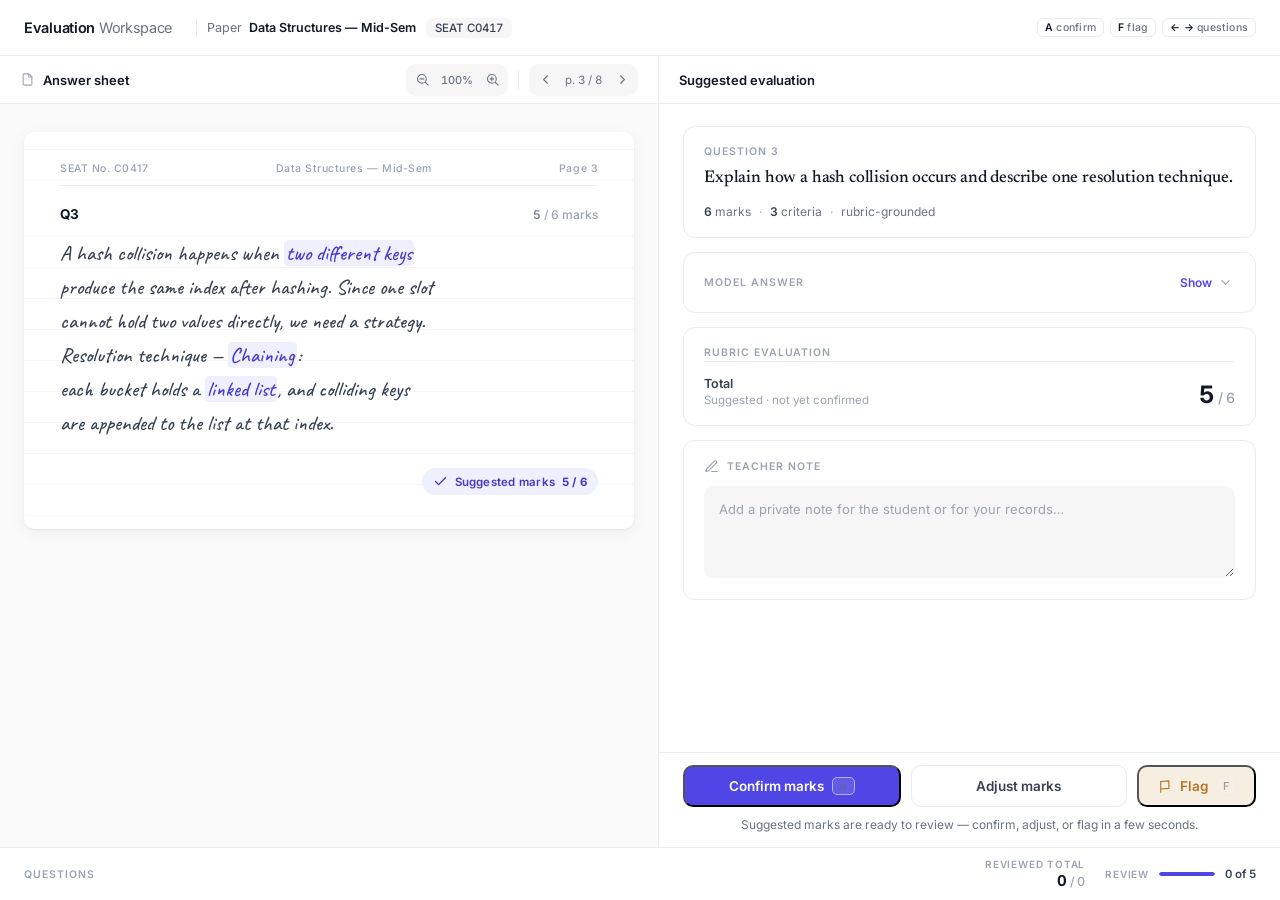
<file: Frontend/evaluation_workspace_v2.html>
<!DOCTYPE html>
<html lang="en">
<head>
<meta charset="UTF-8">
<meta name="viewport" content="width=device-width, initial-scale=1.0">
<title>Evaluation Workspace</title>
<link rel="preconnect" href="https://fonts.googleapis.com">
<link rel="preconnect" href="https://fonts.gstatic.com" crossorigin>
<link href="https://fonts.googleapis.com/css2?family=Inter:wght@400;500;600;700&family=Newsreader:opsz,wght@6..72,400;6..72,500;6..72,600&family=Caveat:wght@500;600;700&display=swap" rel="stylesheet">
<style>
:root {
  --bg: #FFFFFF;
  --surface: #FFFFFF;
  --surface-2: #F6F6F7;
  --line: #ECECEE;
  --ink: #111827;
  --ink-2: #374151;
  --ink-3: #6B7280;
  --ink-4: #9CA3AF;
  --accent: #4F46E5;
  --accent-strong: #4338CA;
  --accent-soft: #EEF0FE;
  --success: #2E7D5B;
  --success-soft: #E7F1EC;
  --warning: #B0762A;
  --warning-soft: #F6EEE0;
  --error: #C0564F;
  --error-soft: #F9EBEA;
  --radius-sm: 8px;
  --radius: 12px;
  --radius-lg: 14px;
  --shadow-doc: 0 1px 2px rgba(16, 24, 40, .05), 0 4px 16px rgba(16, 24, 40, .05);
  --sans: "Inter", system-ui, -apple-system, sans-serif;
  --serif: "Newsreader", Georgia, "Times New Roman", serif;
  --hand: "Caveat", "Segoe Script", cursive;
}
* { box-sizing: border-box; margin: 0; padding: 0; }
html, body { height: 100%; }
body {
  font-family: var(--sans);
  font-size: 13.5px;
  color: var(--ink);
  background: var(--bg);
  display: flex;
  flex-direction: column;
  overflow: hidden;
  -webkit-font-smoothing: antialiased;
  text-rendering: optimizeLegibility;
}
button { font-family: inherit; }
::selection { background: var(--accent-soft); color: var(--accent-strong); }
.tab { font-variant-numeric: tabular-nums; }
svg { display: block; }
.icon { width: 15px; height: 15px; flex-shrink: 0; }

::-webkit-scrollbar { width: 10px; height: 10px; }
::-webkit-scrollbar-track { background: transparent; }
::-webkit-scrollbar-thumb { background: #DCDDE1; border-radius: 99px; border: 3px solid transparent; background-clip: padding-box; }
::-webkit-scrollbar-thumb:hover { background: #C9CBCF; background-clip: padding-box; }
:focus-visible { outline: 2px solid var(--accent); outline-offset: 2px; }

/* ---------------- Top bar ---------------- */
.topbar {
  flex-shrink: 0;
  height: 56px;
  display: flex;
  align-items: center;
  gap: 24px;
  padding: 0 24px;
  background: var(--surface);
  border-bottom: 1px solid var(--line);
}
.brand { display: flex; flex-direction: column; justify-content: center; min-width: 0; }
.brand-name { font-size: 14.5px; font-weight: 600; letter-spacing: -.02em; white-space: nowrap; }
.brand-name .lt { font-weight: 400; color: var(--ink-3); }
.brand-sub { font-size: 11.5px; color: var(--ink-4); margin-top: 1px; white-space: nowrap; }

.candidate { display: flex; align-items: center; gap: 10px; min-width: 0; }
.vsep { width: 1px; height: 18px; background: var(--line); }
.fld { display: flex; align-items: center; gap: 7px; font-size: 12.5px; color: var(--ink-3); white-space: nowrap; }
.fld b { color: var(--ink); font-weight: 600; }
.pill-id {
  font-size: 11.5px; font-weight: 500; color: var(--ink-2);
  background: var(--surface-2); border-radius: 7px; padding: 3px 9px;
  font-variant-numeric: tabular-nums;
}

.shortcuts { margin-left: auto; display: flex; align-items: center; gap: 6px; }
.kbd {
  font-size: 10.5px; font-weight: 500; color: var(--ink-3);
  background: var(--surface); border: 1px solid var(--line);
  border-radius: 6px; padding: 2px 7px; letter-spacing: .02em;
}
.kbd b { color: var(--ink); font-weight: 600; }

/* ---------------- Workspace split ---------------- */
.workspace { flex: 1; display: flex; min-height: 0; }
.pane { display: flex; flex-direction: column; min-width: 0; }
.pane-left { flex: 1.06; border-right: 1px solid var(--line); background: var(--surface); }
.pane-right { flex: 1; background: var(--bg); }

.pane-toolbar {
  flex-shrink: 0; height: 48px;
  display: flex; align-items: center; gap: 12px;
  padding: 0 20px;
  background: var(--surface);
  border-bottom: 1px solid var(--line);
}
.pane-title { display: flex; align-items: center; gap: 8px; font-size: 13px; font-weight: 600; color: var(--ink); }
.pane-title .icon { color: var(--ink-4); }

.controls { margin-left: auto; display: flex; align-items: center; gap: 10px; }
.control-group {
  display: flex; align-items: center; gap: 2px;
  background: var(--surface-2); border-radius: 10px; padding: 2px;
}
.icobtn {
  width: 28px; height: 28px; border-radius: 8px;
  display: grid; place-items: center;
  background: transparent; border: none; cursor: pointer;
  color: var(--ink-3); transition: background .15s ease, color .15s ease;
}
.icobtn:hover { background: var(--surface); color: var(--ink); box-shadow: var(--shadow-doc); }
.icobtn:active { transform: scale(.96); }
.zoomval { font-size: 11px; font-weight: 500; color: var(--ink-3); font-variant-numeric: tabular-nums; min-width: 38px; text-align: center; }
.pagelbl { font-size: 11.5px; color: var(--ink-3); font-variant-numeric: tabular-nums; padding: 0 4px; }
.tdiv { width: 1px; height: 18px; background: var(--line); }

/* ---------------- Left: answer sheet ---------------- */
.sheet-scroll {
  flex: 1; overflow: auto; scroll-behavior: smooth;
  background: #FAFAFA;
  padding: 28px 24px;
  display: flex; justify-content: center;
}
.sheet-zoom { transform-origin: top center; width: min(620px, 100%); transition: transform .18s ease; }
.sheet {
  background-color: #fff;
  border-radius: 10px;
  padding: 30px 36px 34px;
  box-shadow: var(--shadow-doc);
  background-image: repeating-linear-gradient(to bottom, transparent 0 30px, #F5F5F6 30px 31px);
  background-position: 0 74px;
}
.sheet-hdr {
  display: flex; justify-content: space-between;
  font-size: 10.5px; font-weight: 500; color: var(--ink-4);
  letter-spacing: .05em; padding-bottom: 10px;
  border-bottom: 1px solid var(--line); margin-bottom: 20px;
}
.q-mark { display: flex; align-items: baseline; justify-content: space-between; margin: 4px 0 14px; }
.q-mark .q { font-size: 13.5px; font-weight: 700; color: var(--ink); }
.qpts { font-size: 12px; font-weight: 500; color: var(--ink-3); font-variant-numeric: tabular-nums; }
.qpts .of { color: var(--ink-4); }
.hand { font-family: var(--hand); font-size: 21px; font-weight: 500; line-height: 34px; color: #374151; }
.hand .hl {
  background: var(--accent-soft); color: var(--accent-strong);
  border-radius: 4px; padding: 0 2px;
}
.sheet-note { display: flex; justify-content: flex-end; margin-top: 28px; }
.score-pill {
  display: inline-flex; align-items: center; gap: 7px;
  font-size: 11.5px; font-weight: 600; letter-spacing: .02em;
  padding: 6px 11px; border-radius: 999px;
}
.score-pill b { font-weight: 700; font-variant-numeric: tabular-nums; }
.score-pill.suggest { background: var(--accent-soft); color: var(--accent-strong); }
.score-pill.confirmed { background: var(--success-soft); color: var(--success); }
.score-pill.review { background: var(--warning-soft); color: var(--warning); }

/* ---------------- Right: evaluation ---------------- */
.conf { display: inline-flex; align-items: center; gap: 7px; font-size: 11.5px; font-weight: 500; color: var(--ink-2); }
.conf .dot { width: 6px; height: 6px; border-radius: 50%; }
.conf.high .dot { background: var(--success); }
.conf.low .dot { background: var(--warning); }

.eval-scroll {
  flex: 1; overflow-y: auto; scroll-behavior: smooth;
  padding: 22px 24px; display: flex; flex-direction: column; gap: 14px;
}

.card {
  background: var(--surface);
  border: 1px solid var(--line);
  border-radius: var(--radius);
  padding: 18px 20px;
}
.eval-swap .card { animation: cardIn .25s ease both; }
@keyframes cardIn { from { opacity: 0; transform: translateY(5px); } }

.card-head { display: flex; align-items: center; justify-content: space-between; gap: 12px; }
.kicker {
  font-size: 10.5px; font-weight: 600; letter-spacing: .09em;
  text-transform: uppercase; color: var(--ink-4);
}

.q-text {
  font-family: var(--serif);
  font-size: 17px; font-weight: 500; line-height: 1.5;
  letter-spacing: -.01em; margin-top: 8px; color: var(--ink);
}
.q-meta { display: flex; align-items: center; gap: 8px; flex-wrap: wrap; margin-top: 12px; font-size: 12px; color: var(--ink-3); }
.q-meta .middot { color: var(--ink-4); }
.q-meta b { font-weight: 600; color: var(--ink-2); font-variant-numeric: tabular-nums; }

.model-toggle {
  display: inline-flex; align-items: center; gap: 6px;
  background: none; border: none; cursor: pointer;
  font-size: 12px; font-weight: 600; color: var(--accent);
  padding: 4px 2px; border-radius: 6px;
  transition: color .15s ease;
}
.model-toggle:hover { color: var(--accent-strong); }
.model-toggle .chev { transition: transform .18s ease; color: var(--ink-4); }
.model-toggle.open .chev { transform: rotate(180deg); }
.model-answer {
  margin-top: 12px; padding-top: 12px; border-top: 1px solid var(--line);
  font-family: var(--serif);
  font-size: 15px; font-weight: 400; line-height: 1.65; color: var(--ink-2);
}

.rubric { padding: 18px 20px; }
.crit {
  display: grid; grid-template-columns: minmax(0, 1fr) auto;
  column-gap: 20px; align-items: start;
  padding: 14px 0; border-bottom: 1px solid var(--line);
}
.crit:last-of-type { border-bottom: none; }
.crit-name { font-size: 13.5px; font-weight: 600; display: flex; align-items: baseline; gap: 9px; flex-wrap: wrap; }
.crit-idx { font-size: 11px; font-weight: 500; color: var(--ink-4); font-variant-numeric: tabular-nums; min-width: 14px; }
.verify {
  font-size: 10px; font-weight: 600; letter-spacing: .06em; text-transform: uppercase;
  color: var(--warning); background: var(--warning-soft);
  padding: 2px 7px; border-radius: 999px; align-self: center;
}
.crit-evidence {
  display: flex; align-items: baseline; gap: 7px;
  margin-top: 6px; font-size: 12px; color: var(--ink-3);
}
.crit-evidence .icon { width: 13px; height: 13px; color: var(--accent); align-self: center; }
.crit-evidence .q { color: var(--ink-2); font-style: italic; }
.crit-note { margin-top: 5px; font-size: 12px; color: var(--ink-3); line-height: 1.5; }
.crit-note .why { font-size: 10px; font-weight: 600; letter-spacing: .06em; text-transform: uppercase; color: var(--ink-4); margin-right: 6px; }

.crit-ctrl { display: flex; align-items: center; gap: 8px; }
.stepper {
  width: 26px; height: 26px; border-radius: 8px;
  border: 1px solid var(--line); background: var(--surface);
  color: var(--ink-3); font-size: 14px; line-height: 1;
  display: grid; place-items: center; cursor: pointer;
  transition: border-color .15s ease, color .15s ease, background .15s ease;
}
.stepper:hover { border-color: var(--accent); color: var(--accent); background: var(--accent-soft); }
.stepper:active { transform: scale(.94); }
.pts { font-size: 13px; font-weight: 600; color: var(--ink); font-variant-numeric: tabular-nums; min-width: 46px; text-align: center; }
.pts .of { color: var(--ink-4); font-weight: 500; }

.total-row {
  display: flex; align-items: flex-end; justify-content: space-between;
  gap: 16px; padding-top: 14px; margin-top: 2px;
  border-top: 1px solid var(--line);
}
.total-lbl { font-size: 12.5px; font-weight: 600; color: var(--ink-2); }
.total-src { font-size: 11.5px; color: var(--ink-4); margin-top: 2px; }
.total-src.edited { color: var(--accent); font-weight: 500; }
.total-val { font-size: 24px; font-weight: 700; letter-spacing: -.02em; line-height: 1; font-variant-numeric: tabular-nums; }
.total-val .of { font-size: 14px; font-weight: 500; color: var(--ink-4); }

.notes-icon-row { display: flex; align-items: center; gap: 8px; }
.notes-icon-row .pencil { color: var(--ink-4); }
textarea.note-input {
  width: 100%; min-height: 92px; resize: vertical; margin-top: 12px;
  background: var(--surface-2); border: 1px solid transparent; border-radius: 10px;
  padding: 12px 14px;
  font-family: inherit; font-size: 13px; line-height: 1.55; color: var(--ink);
  transition: border-color .15s ease, background .15s ease, box-shadow .15s ease;
}
textarea.note-input::placeholder { color: var(--ink-4); }
textarea.note-input:focus { outline: none; background: #fff; border-color: var(--accent); box-shadow: 0 0 0 3px var(--accent-soft); }

/* ---------------- Action bar ---------------- */
.actionbar {
  flex-shrink: 0;
  background: var(--surface);
  border-top: 1px solid var(--line);
  padding: 12px 24px 14px;
}
.actions { display: flex; gap: 10px; }
.btn {
  display: inline-flex; align-items: center; justify-content: center; gap: 8px;
  height: 42px; padding: 0 18px; border-radius: 10px;
  font-size: 13.5px; font-weight: 600; cursor: pointer;
  transition: background .15s ease, border-color .15s ease, color .15s ease, transform .1s ease;
}
.btn:active { transform: scale(.98); }
.btn .kbd { font-size: 11px; font-weight: 500; opacity: .65; padding: 1px 6px; border-radius: 5px; background: rgba(255,255,255,.18); }
.btn-primary { flex: 1; background: var(--accent); color: #fff; }
.btn-primary:hover { background: var(--accent-strong); }
.btn-ghost { flex: 1; background: var(--surface); border: 1px solid var(--line); color: var(--ink-2); }
.btn-ghost:hover { background: var(--surface-2); color: var(--ink); }
.btn-tone { background: var(--warning-soft); color: var(--warning); }
.btn-tone:hover { background: #F3E7D3; }
.status {
  margin-top: 10px; text-align: center;
  font-size: 12px; color: var(--ink-3); min-height: 16px;
  transition: color .2s ease;
}
.status.done { color: var(--success); font-weight: 600; }

/* ---------------- Bottom navigation ---------------- */
.navbar {
  flex-shrink: 0;
  background: var(--surface);
  border-top: 1px solid var(--line);
  display: flex; align-items: center; gap: 18px;
  padding: 10px 24px;
}
.nav-caption { font-size: 10.5px; font-weight: 600; letter-spacing: .09em; text-transform: uppercase; color: var(--ink-4); white-space: nowrap; }
.qnav { display: flex; gap: 8px; flex: 1; overflow-x: auto; padding: 2px 0; }
.qchip {
  position: relative;
  min-width: 42px; height: 36px; border-radius: 9px;
  border: 1px solid var(--line); background: var(--surface);
  color: var(--ink-3); font-size: 12.5px; font-weight: 600;
  cursor: pointer; display: grid; place-items: center;
  transition: border-color .15s ease, background .15s ease, color .15s ease, box-shadow .15s ease;
  font-variant-numeric: tabular-nums;
}
.qchip:hover { border-color: var(--ink-4); color: var(--ink); }
.qchip.active { color: var(--accent-strong); border-color: var(--accent); background: var(--accent-soft); box-shadow: 0 0 0 3px rgba(79, 70, 229, .1); }
.qchip .st { position: absolute; top: 4px; right: 5px; width: 5px; height: 5px; border-radius: 50%; background: var(--line); }
.qchip.done .st { background: var(--success); }
.qchip.flagged .st { background: var(--warning); }

.footer-right { margin-left: auto; display: flex; align-items: center; gap: 20px; }
.running { text-align: right; }
.running .k { font-size: 10px; font-weight: 600; letter-spacing: .08em; text-transform: uppercase; color: var(--ink-4); }
.running .v { font-size: 15px; font-weight: 700; letter-spacing: -.01em; margin-top: 1px; font-variant-numeric: tabular-nums; }
.running .v .of { color: var(--ink-4); font-weight: 500; font-size: 12.5px; }
.review-stat { display: flex; align-items: center; gap: 10px; }
.review-stat .k { font-size: 10px; font-weight: 600; letter-spacing: .08em; text-transform: uppercase; color: var(--ink-4); }
.review-stat .v { font-size: 11.5px; font-weight: 600; color: var(--ink-2); font-variant-numeric: tabular-nums; }
.track { width: 96px; height: 4px; border-radius: 99px; background: var(--surface-2); overflow: hidden; }
.track.mini { width: 56px; }
.track .fill { height: 100%; border-radius: 99px; background: var(--accent); transition: width .3s ease; }

@media (prefers-reduced-motion: reduce) {
  * { transition: none !important; animation: none !important; }
}
@media (max-width: 960px) {
  .workspace { flex-direction: column; }
  .pane-left { flex: none; border-right: none; border-bottom: 1px solid var(--line); height: 46vh; }
  .pane-right { flex: 1; }
  .candidate, .shortcuts { display: none; }
  .sheet-scroll { padding: 16px; }
  .eval-scroll { padding: 14px; }
}
</style>
</head>
<body>

  <header class="topbar">
    <div class="brand">
      <div class="brand-name">Evaluation <span class="lt">Workspace</span></div>
    </div>
    <div class="candidate">
      <div class="vsep"></div>
      <div class="fld">Paper <b>Data Structures — Mid-Sem</b></div>
      <span class="pill-id">SEAT C0417</span>
    </div>
    <div class="shortcuts">
      <span class="kbd"><b>A</b> confirm</span>
      <span class="kbd"><b>F</b> flag</span>
      <span class="kbd"><b>← →</b> questions</span>
    </div>
  </header>

  <div class="workspace">

    <section class="pane pane-left">
      <div class="pane-toolbar">
        <div class="pane-title">
          <svg class="icon" viewBox="0 0 24 24" fill="none" stroke="currentColor" stroke-width="1.7" stroke-linecap="round" stroke-linejoin="round"><path d="M14 3H7a2 2 0 0 0-2 2v14a2 2 0 0 0 2 2h10a2 2 0 0 0 2-2V8z"/><path d="M14 3v5h5"/></svg>
          Answer sheet
        </div>
        <div class="controls">
          <div class="control-group">
            <button class="icobtn" id="zoomOut" title="Zoom out" aria-label="Zoom out">
              <svg class="icon" viewBox="0 0 24 24" fill="none" stroke="currentColor" stroke-width="1.7" stroke-linecap="round" stroke-linejoin="round"><circle cx="11" cy="11" r="7"/><path d="M21 21l-4.3-4.3M8 11h6"/></svg>
            </button>
            <span class="zoomval" id="zoomVal">100%</span>
            <button class="icobtn" id="zoomIn" title="Zoom in" aria-label="Zoom in">
              <svg class="icon" viewBox="0 0 24 24" fill="none" stroke="currentColor" stroke-width="1.7" stroke-linecap="round" stroke-linejoin="round"><circle cx="11" cy="11" r="7"/><path d="M21 21l-4.3-4.3M11 8v6M8 11h6"/></svg>
            </button>
          </div>
          <div class="tdiv"></div>
          <div class="control-group">
            <button class="icobtn" id="pgPrev" title="Previous page" aria-label="Previous page">
              <svg class="icon" viewBox="0 0 24 24" fill="none" stroke="currentColor" stroke-width="1.7" stroke-linecap="round" stroke-linejoin="round"><path d="M15 18l-6-6 6-6"/></svg>
            </button>
            <span class="pagelbl" id="pageLabel">p. 3 / 8</span>
            <button class="icobtn" id="pgNext" title="Next page" aria-label="Next page">
              <svg class="icon" viewBox="0 0 24 24" fill="none" stroke="currentColor" stroke-width="1.7" stroke-linecap="round" stroke-linejoin="round"><path d="M9 18l6-6-6-6"/></svg>
            </button>
          </div>
        </div>
      </div>
      <div class="sheet-scroll" id="sheetScroll">
        <div class="sheet-zoom">
          <div class="sheet" id="sheet">
            <div class="sheet-hdr">
              <span>SEAT No. C0417</span>
              <span>Data Structures — Mid-Sem</span>
              <span>Page 3</span>
            </div>
            <div id="sheetBody"></div>
          </div>
        </div>
      </div>
    </section>

    <section class="pane pane-right">
      <div class="pane-toolbar">
        <div class="pane-title">Suggested evaluation</div>
        <div class="controls"></div>
      </div>

      <div class="eval-scroll" id="evalScroll">

        <article class="card">
          <div class="card-head">
            <span class="kicker" id="qNo">Question 3</span>
          </div>
          <div class="q-text" id="qText"></div>
          <div class="q-meta">
            <span><b id="qMax">6</b> marks</span>
            <span class="middot">·</span>
            <span><b id="qRubricN">3</b> criteria</span>
            <span class="middot">·</span>
            <span>rubric-grounded</span>
          </div>
        </article>

        <article class="card">
          <div class="card-head">
            <span class="kicker">Model answer</span>
            <button class="model-toggle" id="modelToggle">Show
              <svg class="icon chev" viewBox="0 0 24 24" fill="none" stroke="currentColor" stroke-width="1.8" stroke-linecap="round" stroke-linejoin="round"><path d="M6 9l6 6 6-6"/></svg>
            </button>
          </div>
          <div class="model-answer" id="modelAnswer" hidden></div>
        </article>

        <article class="card rubric">
          <div class="card-head">
            <span class="kicker">Rubric evaluation</span>
          </div>
          <div id="rubricRows"></div>
          <div class="total-row">
            <div>
              <div class="total-lbl">Total</div>
              <div class="total-src" id="scoreSrc">Suggested · not yet confirmed</div>
            </div>
            <div class="total-val tab"><span id="qScore">5</span><span class="of"> / <span id="qScoreMax">6</span></span></div>
          </div>
        </article>

        <article class="card">
          <div class="notes-icon-row">
            <svg class="icon pencil" viewBox="0 0 24 24" fill="none" stroke="currentColor" stroke-width="1.7" stroke-linecap="round" stroke-linejoin="round"><path d="M12 20h9"/><path d="M16.5 3.5a2.1 2.1 0 0 1 3 3L7 19l-4 1 1-4L16.5 3.5z"/></svg>
            <span class="kicker">Teacher note</span>
          </div>
          <textarea class="note-input" id="notesInput" placeholder="Add a private note for the student or for your records…"></textarea>
        </article>

      </div>

      <div class="actionbar">
        <div class="actions">
          <button class="btn btn-primary" id="btnAccept">Confirm marks <span class="kbd">A</span></button>
          <button class="btn btn-ghost" id="btnAdjust">Adjust marks</button>
          <button class="btn btn-tone" id="btnFlag">
            <svg class="icon" viewBox="0 0 24 24" fill="none" stroke="currentColor" stroke-width="1.8" stroke-linecap="round" stroke-linejoin="round"><path d="M6 21V4"/><path d="M6 4l13-1v12l-13 1"/></svg>
            Flag <span class="kbd">F</span>
          </button>
        </div>
        <div class="status" id="statusLine">Suggested marks are ready to review — confirm, adjust, or flag in a few seconds.</div>
      </div>
    </section>
  </div>

  <nav class="navbar">
    <span class="nav-caption">Questions</span>
    <div class="qnav" id="qnav"></div>
    <div class="footer-right">
      <div class="running">
        <div class="k">Reviewed total</div>
        <div class="v tab"><span id="sheetScore">0</span><span class="of"> / <span id="sheetMax">0</span></span></div>
      </div>
      <div class="review-stat">
        <span class="k">Review</span>
        <div class="track mini"><div class="fill" id="progFill"></div></div>
        <span class="v tab" id="reviewLabel">0 of 5</span>
      </div>
    </div>
  </nav>

<script>
  const EVID_ICON = '<svg class="icon" viewBox="0 0 24 24" fill="none" stroke="currentColor" stroke-width="1.7" stroke-linecap="round" stroke-linejoin="round"><circle cx="12" cy="12" r="9"/><circle cx="12" cy="12" r="4.5"/><circle cx="12" cy="12" r="0.6" fill="currentColor"/></svg>';
  const CHECK_ICON = '<svg class="icon" viewBox="0 0 24 24" fill="none" stroke="currentColor" stroke-width="2.2" stroke-linecap="round" stroke-linejoin="round"><path d="M20 6L9 17l-5-5"/></svg>';

  const questions = [
    {
      no: 1, max: 4, confidence: "high",
      text: "Define a stack and state its two core operations.",
      model: "A stack is a linear data structure that follows Last-In-First-Out (LIFO): the last element pushed is the first popped. Its two operations are push (insert on top) and pop (remove the top). Both run in O(1).",
      answer: `A stack is a linear data structure that follows the
LIFO principle — Last In, First Out. The element added
last is the one removed first.
The two main operations are:
 push() — to add an element on top
 pop()  — to remove the top element.`,
      marks: [
        { name: "Correct definition (LIFO)", max: 2, awarded: 2, evidence: "LIFO principle", note: "States the LIFO principle and linear structure correctly." },
        { name: "Core operations named", max: 2, awarded: 2, evidence: "push()", note: "push and pop both identified with correct behaviour." }
      ]
    },
    {
      no: 2, max: 5, confidence: "high",
      text: "Write the recurrence relation for binary search and state its time complexity.",
      model: "Recurrence: T(n) = T(n/2) + O(1), with base case T(1) = O(1). Solving by repeated substitution (or the master method) gives T(n) = O(log n).",
      answer: `Binary search divides the array in half each time.
Recurrence:  T(n) = T(n/2) + O(1)
Solving this gives  T(n) = O(log n).
So the time complexity is logarithmic.`,
      marks: [
        { name: "Recurrence relation", max: 2, awarded: 2, evidence: "T(n) = T(n/2) + O(1)", note: "Correct recurrence stated." },
        { name: "Solution / derivation", max: 2, awarded: 1, weak: true, note: "Final result given but the step-by-step solving is missing." },
        { name: "Final complexity", max: 1, awarded: 1, evidence: "O(log n)", note: "O(log n) stated correctly." }
      ]
    },
    {
      no: 3, max: 6, confidence: "high",
      text: "Explain how a hash collision occurs and describe one resolution technique.",
      model: "A collision occurs when two distinct keys map to the same bucket index. Chaining resolves this by storing a linked list at each bucket; colliding keys are appended, and lookup cost becomes O(1 + load factor).",
      answer: `A hash collision happens when two different keys
produce the same index after hashing. Since one slot
cannot hold two values directly, we need a strategy.
Resolution technique — Chaining:
each bucket holds a linked list, and colliding keys
are appended to the list at that index.`,
      marks: [
        { name: "Cause of collision", max: 2, awarded: 2, evidence: "two different keys", note: "Two distinct keys mapping to the same index — correct." },
        { name: "Names a valid technique", max: 2, awarded: 2, evidence: "Chaining", note: "Chaining is a valid, correctly named technique." },
        { name: "Explains the technique", max: 2, awarded: 1, weak: true, evidence: "linked list", note: "Chaining described, but no mention of lookup cost or load factor." }
      ]
    },
    {
      no: 4, max: 5, confidence: "low",
      text: "Compare BFS and DFS traversal with one use-case each.",
      model: "BFS explores level by level using a queue — used for shortest paths in unweighted graphs. DFS explores deep along each branch using a stack/recursion — used for cycle detection and topological sort.",
      answer: `BFS goes level by level using a queue. DFS goes deep
first using a stack / recursion.
BFS -> shortest path in unweighted graph.
DFS -> ...cycle detection and toplogical sort.`,
      marks: [
        { name: "BFS mechanism", max: 1.5, awarded: 1.5, evidence: "level by level", note: "Level-order traversal with a queue — correct." },
        { name: "DFS mechanism", max: 1.5, awarded: 1.5, evidence: "stack / recursion", note: "Depth-first traversal with stack/recursion — correct." },
        { name: "Valid use-cases", max: 2, awarded: 1, weak: true, evidence: "shortest path", note: "Handwriting unclear near 'topological' — verify the DFS use-case before accepting." }
      ]
    },
    {
      no: 5, max: 4, confidence: "high",
      text: "State one advantage of a linked list over an array.",
      model: "A linked list uses dynamic memory and can grow or shrink at runtime. Insertions and deletions at a known position require no shifting of subsequent elements, unlike arrays.",
      answer: `A linked list can grow or shrink at runtime, so it
uses dynamic memory. Insertion and deletion do not
need shifting of elements like arrays do.`,
      marks: [
        { name: "Valid advantage stated", max: 2, awarded: 2, evidence: "grow or shrink", note: "Dynamic sizing — correct advantage." },
        { name: "Justification", max: 2, awarded: 2, evidence: "need shifting of elements", note: "No element-shifting on insert/delete — correct justification." }
      ]
    }
  ];

  const state = questions.map(() => ({ status: null, override: null, edited: false, note: "" }));
  state[0].status = 'done';
  state[1].status = 'done';
  let current = 2;

  const $ = id => document.getElementById(id);

  function esc(s) { return String(s).replace(/&/g, "&amp;").replace(/</g, "&lt;").replace(/>/g, "&gt;"); }

  function awardedTotal(q, i) {
    if (state[i].override !== null) return state[i].override;
    return q.marks.reduce((s, m) => s + m.awarded, 0);
  }

  function buildAnswer(q) {
    let text = esc(q.answer);
    q.marks.forEach(m => {
      if (!m.evidence) return;
      const k = esc(m.evidence);
      const idx = text.indexOf(k);
      if (idx > -1) {
        const end = idx + k.length;
        text = text.slice(0, idx) + '<span class="hl">' + text.slice(idx, end) + '</span>' + text.slice(end);
      }
    });
    return text.split("\n").join("<br>");
  }

  function renderSheet(q) {
    const total = awardedTotal(q, current);
    const st = state[current].status;
    const pillCls = st === 'done' ? 'confirmed' : (st === 'flagged' ? 'review' : 'suggest');
    const pillTxt = st === 'done' ? 'Confirmed' : (st === 'flagged' ? 'Review' : 'Suggested');
    $("sheetBody").innerHTML =
      '<div class="q-mark"><span class="q">Q' + q.no + '</span>' +
      '<span class="qpts tab">' + total + ' <span class="of">/ ' + q.max + ' marks</span></span></div>' +
      '<div class="hand">' + buildAnswer(q) + '</div>' +
      '<div class="sheet-note"><span class="score-pill ' + pillCls + '">' + CHECK_ICON +
      ' ' + pillTxt + ' marks <b>' + total + ' / ' + q.max + '</b></span></div>';
  }

  function renderEval(q) {
    $("qNo").textContent = "Question " + q.no;
    $("qText").textContent = q.text;
    $("qMax").textContent = q.max;
    $("qRubricN").textContent = q.marks.length;
    $("qScoreMax").textContent = q.max;
    $("modelAnswer").textContent = q.model;

    const badge = $("confBadge");
    if (q.confidence === "low") {
      badge.className = "conf";
      badge.querySelector(".dot").style.background = "var(--warning)";
      $("confLabel").textContent = "Needs a closer look";
    } else {
      badge.className = "conf";
      badge.querySelector(".dot").style.background = "var(--success)";
      $("confLabel").textContent = "High confidence";
    }

    let rows = "";
    q.marks.forEach((m, mi) => {
      const weak = m.weak ? '<span class="verify">Verify</span>' : '';
      const ev = m.evidence
        ? '<div class="crit-evidence">' + EVID_ICON + '<span class="q">“‘' + esc(m.evidence) + '’”</span></div>'
        : '';
      rows +=
        '<div class="crit' + (m.weak ? ' weak' : '') + '">' +
          '<div class="crit-main">' +
            '<div class="crit-name"><span class="crit-idx">' + (mi + 1) + '</span>' + esc(m.name) + weak + '</div>' +
            ev +
            '<div class="crit-note"><span class="why">Why</span>' + esc(m.note) + '</div>' +
          '</div>' +
          '<div class="crit-ctrl">' +
            '<button class="stepper" data-mi="' + mi + '" data-d="-1" aria-label="Decrease mark">−</button>' +
            '<span class="pts tab">' + m.awarded + '<span class="of"> / ' + m.max + '</span></span>' +
            '<button class="stepper" data-mi="' + mi + '" data-d="1" aria-label="Increase mark">+</button>' +
          '</div>' +
        '</div>';
    });
    $("rubricRows").innerHTML = rows;

    $("rubricRows").querySelectorAll(".stepper").forEach(b => {
      b.addEventListener("click", () => {
        const mi = +b.dataset.mi, d = +b.dataset.d;
        const m = q.marks[mi];
        const step = (m.max % 1 !== 0) ? 0.5 : 1;
        m.awarded = Math.max(0, Math.min(m.max, +(m.awarded + d * step).toFixed(1)));
        state[current].override = null;
        state[current].edited = true;
        renderAll();
        setStatus("Adjusted — this question now differs from the suggestion.", false);
      });
    });

    const total = awardedTotal(q, current);
    $("qScore").textContent = total;

    const src = $("scoreSrc");
    const st = state[current];
    src.classList.remove("edited");
    if (st.status === 'done') {
      src.textContent = st.edited ? "Confirmed · edited by you" : "Confirmed by you";
    } else if (st.status === 'flagged') {
      src.textContent = "Flagged for a second look";
    } else {
      src.textContent = st.edited ? "Edited by you · not yet confirmed" : "Suggested · not yet confirmed";
    }
    if (st.edited && st.status === 'done') src.classList.add("edited");

    $("notesInput").value = st.note || "";
  }

  function renderNav() {
    let html = "";
    questions.forEach((q, i) => {
      const st = state[i].status;
      const cls = ["qchip"];
      if (i === current) cls.push("active");
      if (st === 'done') cls.push("done");
      if (st === 'flagged') cls.push("flagged");
      html += '<button class="' + cls.join(' ') + '" data-i="' + i + '">Q' + q.no + '<span class="st"></span></button>';
    });
    $("qnav").innerHTML = html;
    $("qnav").querySelectorAll(".qchip").forEach(c =>
      c.addEventListener("click", () => { current = +c.dataset.i; renderAll(); }));
  }

  function renderTotals() {
    let doneScore = 0, doneMax = 0, reviewed = 0;
    questions.forEach((q, i) => {
      if (state[i].status === 'done') {
        doneMax += q.max;
        doneScore += awardedTotal(q, i);
      }
      if (state[i].status) reviewed++;
    });
    $("sheetScore").textContent = +doneScore.toFixed(1);
    $("sheetMax").textContent = doneMax;
    $("reviewLabel").textContent = reviewed + " of " + questions.length;
    $("progFill").style.width = (reviewed / questions.length * 100) + "%";
  }

  function setStatus(msg, done) {
    const el = $("statusLine");
    el.textContent = msg;
    el.classList.toggle("done", !!done);
  }

  function renderAll() {
    const q = questions[current];
    renderSheet(q);
    renderEval(q);
    renderNav();
    renderTotals();
    $("sheetScroll").scrollTop = 0;
    $("evalScroll").scrollTop = 0;
    const es = $("evalScroll");
    es.classList.remove("eval-swap");
    void es.offsetWidth;
    es.classList.add("eval-swap");
    const st = state[current].status;
    if (st === 'done') setStatus("Confirmed. Use → to move to the next question.", true);
    else if (st === 'flagged') setStatus("Flagged for a second look. You can revisit it anytime.", false);
    else setStatus("Suggested marks are ready — confirm, adjust, or flag.", false);
  }

  let zoom = 1;
  function setZoom(d) {
    zoom = Math.min(1.6, Math.max(0.7, +(zoom + d).toFixed(2)));
    $("sheet").style.transform = "scale(" + zoom + ")";
    $("zoomVal").textContent = Math.round(zoom * 100) + "%";
  }

  let page = 3, totalPages = 8;
  function renderPage() { $("pageLabel").textContent = "p. " + page + " / " + totalPages; }

  $("zoomIn").addEventListener("click", () => setZoom(0.15));
  $("zoomOut").addEventListener("click", () => setZoom(-0.15));
  $("pgPrev").addEventListener("click", () => { page = Math.max(1, page - 1); renderPage(); });
  $("pgNext").addEventListener("click", () => { page = Math.min(totalPages, page + 1); renderPage(); });

  $("modelToggle").addEventListener("click", () => {
    const b = $("modelToggle"), a = $("modelAnswer");
    const open = a.hidden;
    a.hidden = !open;
    b.classList.toggle("open", open);
    b.innerHTML = (open ? "Hide" : "Show") +
      '<svg class="icon chev" viewBox="0 0 24 24" fill="none" stroke="currentColor" stroke-width="1.8" stroke-linecap="round" stroke-linejoin="round"><path d="M6 9l6 6 6-6"/></svg>';
  });

  $("notesInput").addEventListener("input", e => {
    state[current].note = e.target.value;
  });

  $("btnAccept").addEventListener("click", () => {
    state[current].status = 'done';
    renderAll();
    setStatus("Confirmed. Use → to move to the next question.", true);
  });

  $("btnAdjust").addEventListener("click", () => {
    $("evalScroll").scrollTop = $("rubricRows").offsetTop - 8;
    setStatus("Use the − / + controls on each criterion to adjust marks.", false);
  });

  $("btnFlag").addEventListener("click", () => {
    state[current].status = 'flagged';
    renderAll();
  });

  document.addEventListener("keydown", e => {
    if (e.target.tagName === "TEXTAREA") return;
    if (e.key === "a" || e.key === "A") $("btnAccept").click();
    else if (e.key === "f" || e.key === "F") $("btnFlag").click();
    else if (e.key === "ArrowRight") { if (current === questions.length - 1) return; current++; renderAll(); }
    else if (e.key === "ArrowLeft") { if (current === 0) return; current--; renderAll(); }
  });

  renderAll();
</script>
</body>
</html>
</file>
